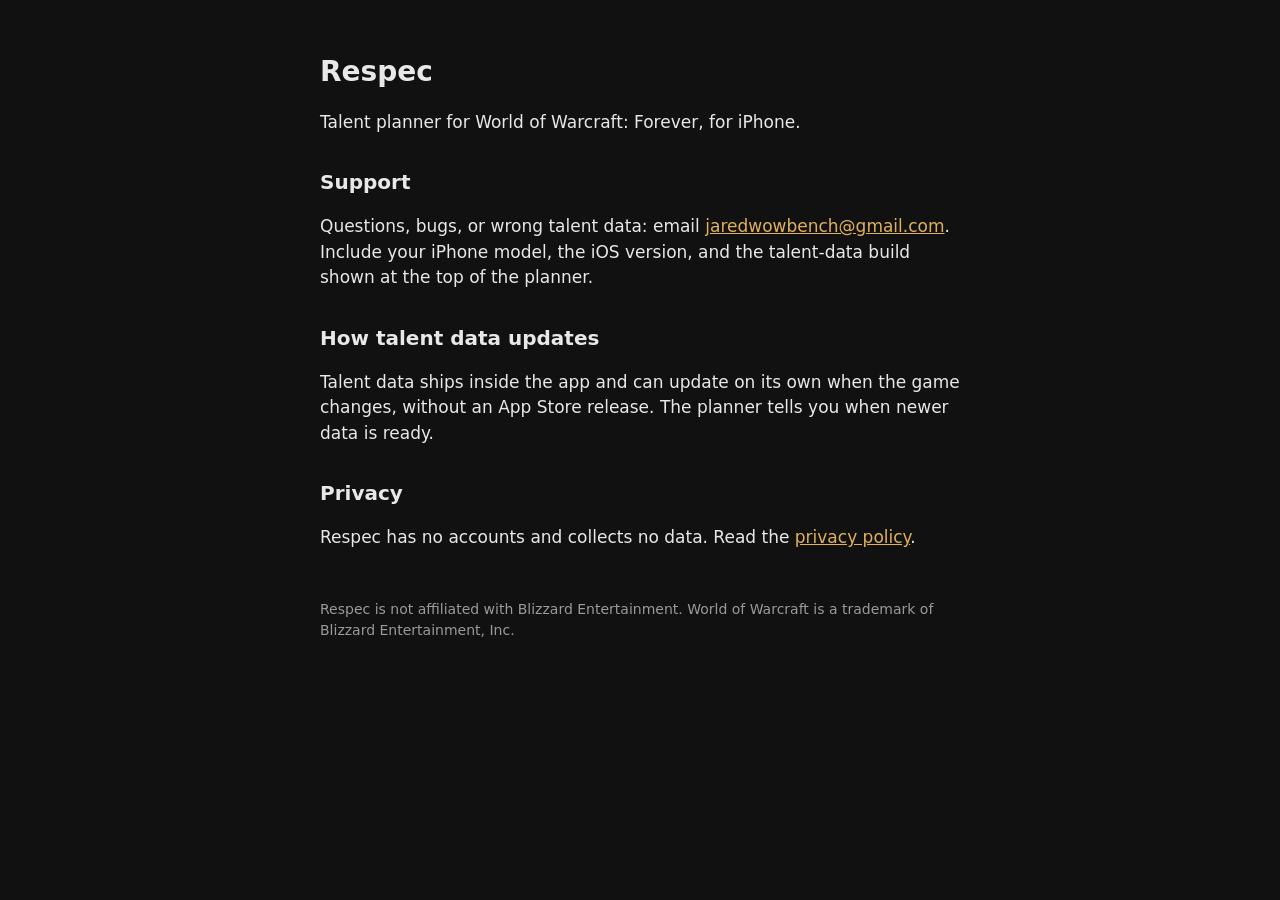
<file: index.html>
<!doctype html>
<html lang="en">
<head>
<meta charset="utf-8">
<meta name="viewport" content="width=device-width, initial-scale=1">
<title>Respec Support</title>
<link rel="stylesheet" href="style.css">
</head>
<body>
<h1>Respec</h1>
<p>Talent planner for World of Warcraft: Forever, for iPhone.</p>

<h2>Support</h2>
<p>Questions, bugs, or wrong talent data: email <a href="mailto:jaredwowbench@gmail.com">jaredwowbench@gmail.com</a>. Include your iPhone model, the iOS version, and the talent-data build shown at the top of the planner.</p>

<h2>How talent data updates</h2>
<p>Talent data ships inside the app and can update on its own when the game changes, without an App Store release. The planner tells you when newer data is ready.</p>

<h2>Privacy</h2>
<p>Respec has no accounts and collects no data. Read the <a href="privacy.html">privacy policy</a>.</p>

<footer>
<p>Respec is not affiliated with Blizzard Entertainment. World of Warcraft is a trademark of Blizzard Entertainment, Inc.</p>
</footer>
</body>
</html>
</file>
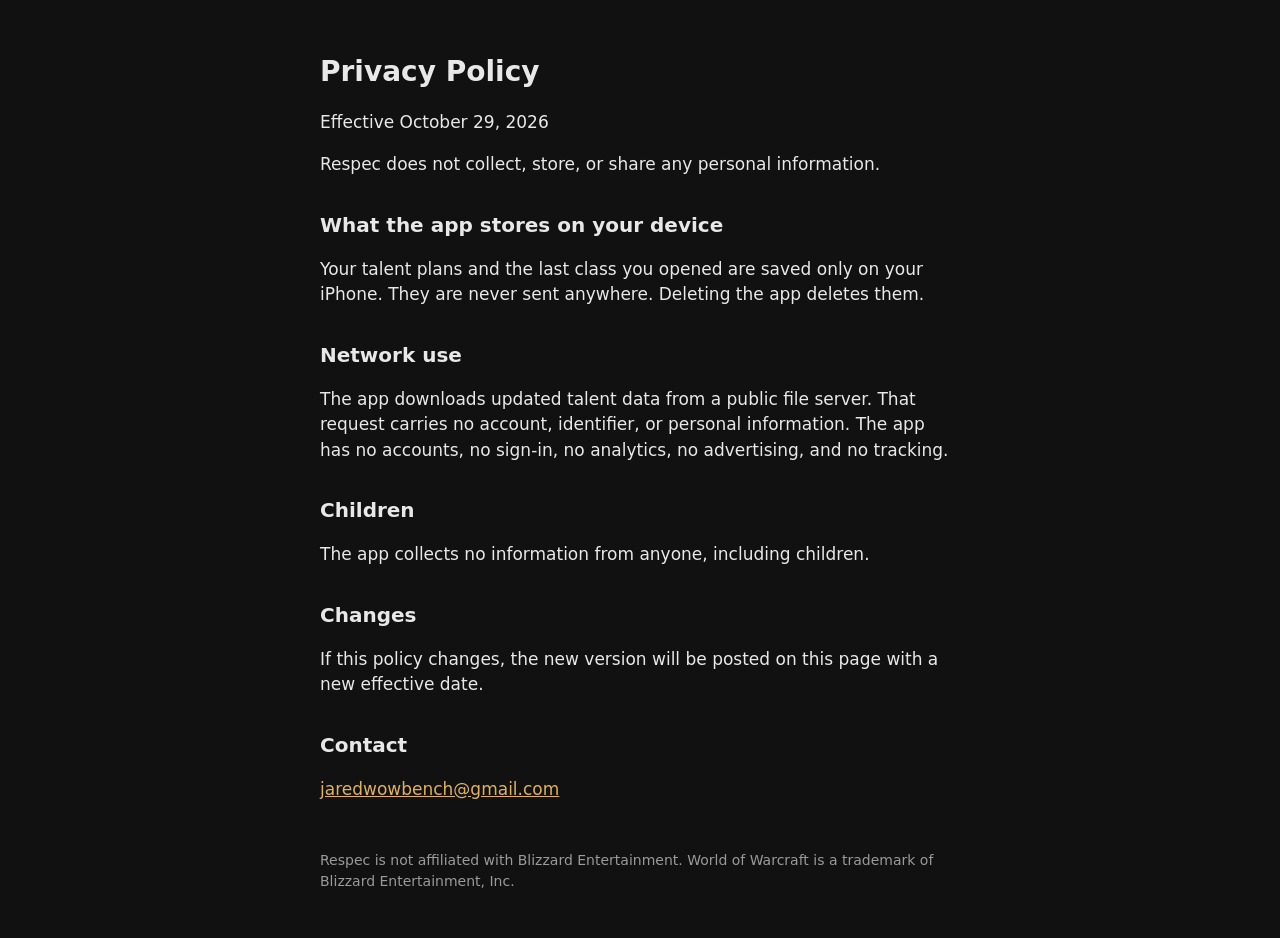
<file: privacy.html>
<!doctype html>
<html lang="en">
<head>
<meta charset="utf-8">
<meta name="viewport" content="width=device-width, initial-scale=1">
<title>Respec Privacy Policy</title>
<link rel="stylesheet" href="style.css">
</head>
<body>
<h1>Privacy Policy</h1>
<p>Effective October 29, 2026</p>

<p>Respec does not collect, store, or share any personal information.</p>

<h2>What the app stores on your device</h2>
<p>Your talent plans and the last class you opened are saved only on your iPhone. They are never sent anywhere. Deleting the app deletes them.</p>

<h2>Network use</h2>
<p>The app downloads updated talent data from a public file server. That request carries no account, identifier, or personal information. The app has no accounts, no sign-in, no analytics, no advertising, and no tracking.</p>

<h2>Children</h2>
<p>The app collects no information from anyone, including children.</p>

<h2>Changes</h2>
<p>If this policy changes, the new version will be posted on this page with a new effective date.</p>

<h2>Contact</h2>
<p><a href="mailto:jaredwowbench@gmail.com">jaredwowbench@gmail.com</a></p>

<footer>
<p>Respec is not affiliated with Blizzard Entertainment. World of Warcraft is a trademark of Blizzard Entertainment, Inc.</p>
</footer>
</body>
</html>
</file>
<file: style.css>
body { font: 17px/1.5 -apple-system, system-ui, sans-serif; background: #111; color: #e8e8e8; max-width: 640px; margin: 0 auto; padding: 32px 16px; }
h1 { font-size: 28px; margin-bottom: 4px; }
h2 { font-size: 20px; margin-top: 32px; }
a { color: #e0b15a; }
footer { margin-top: 48px; color: #9a9a9a; font-size: 14px; }
</file>
